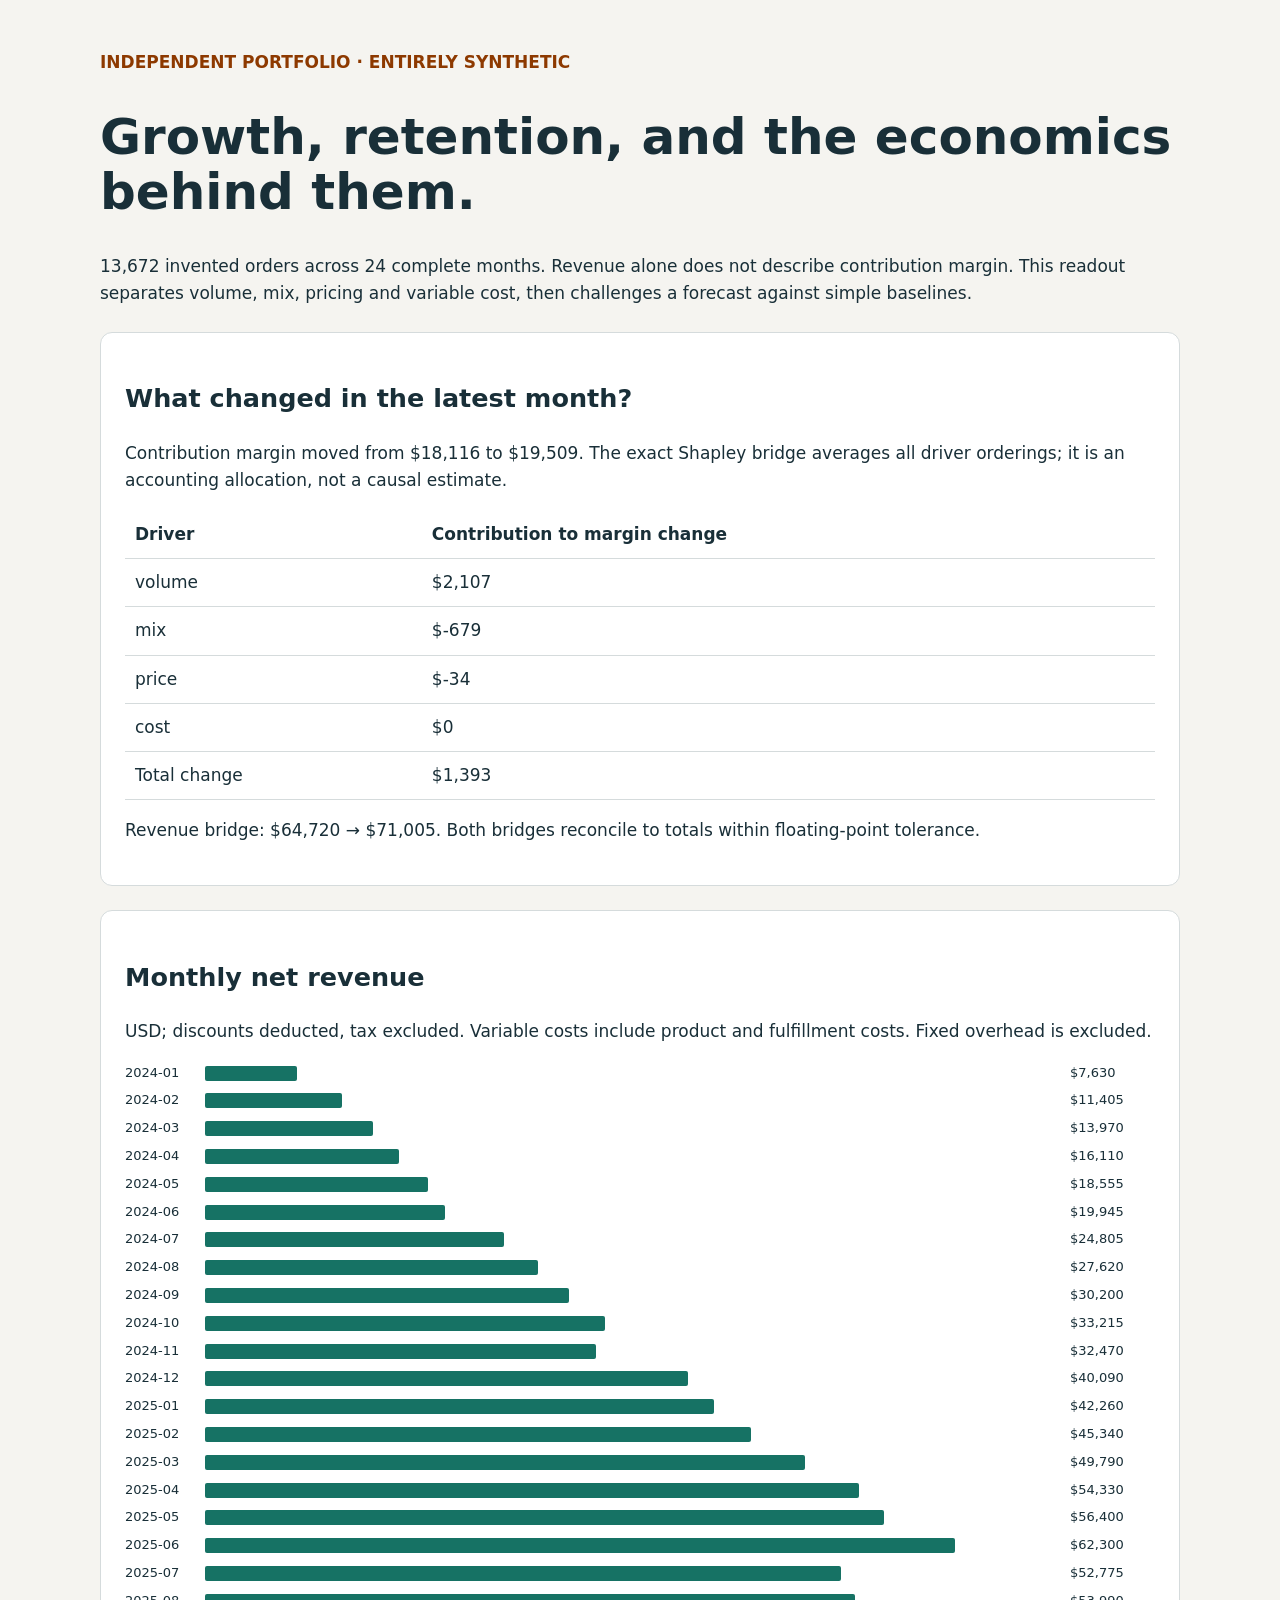
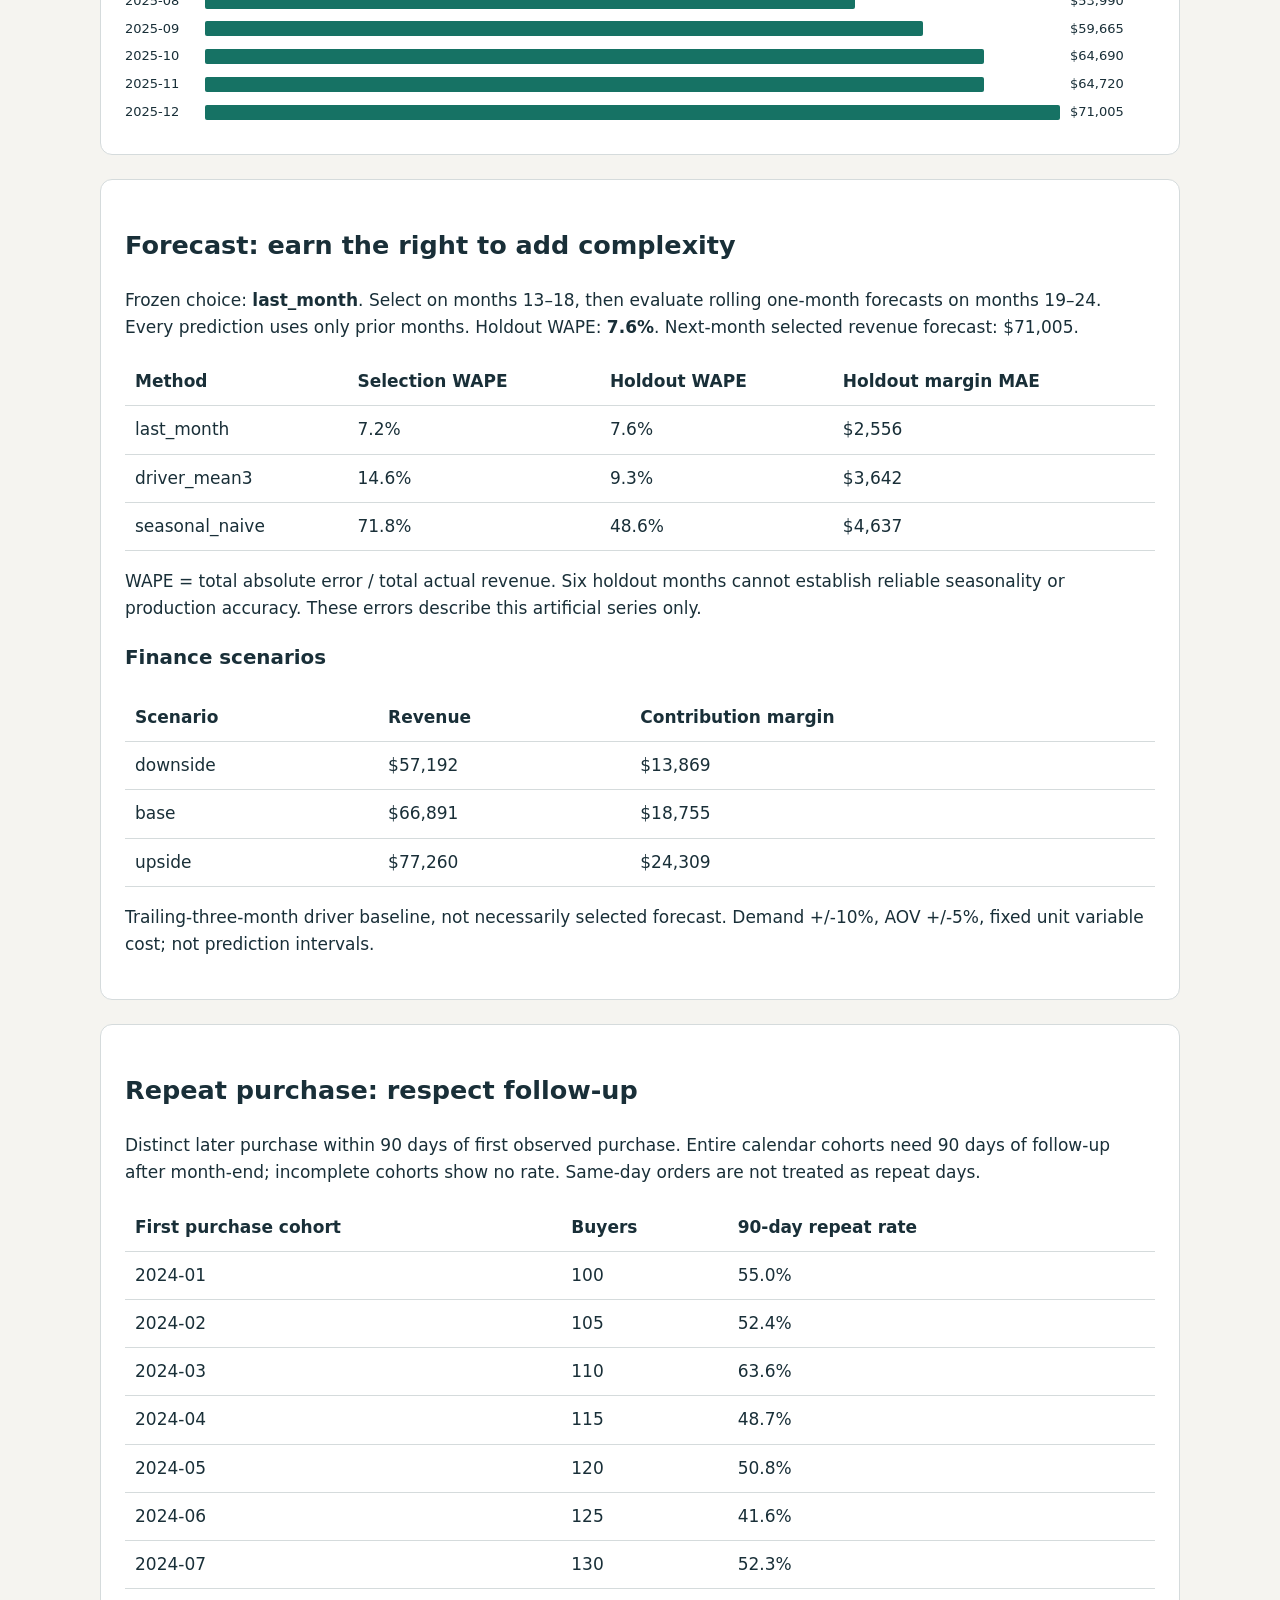
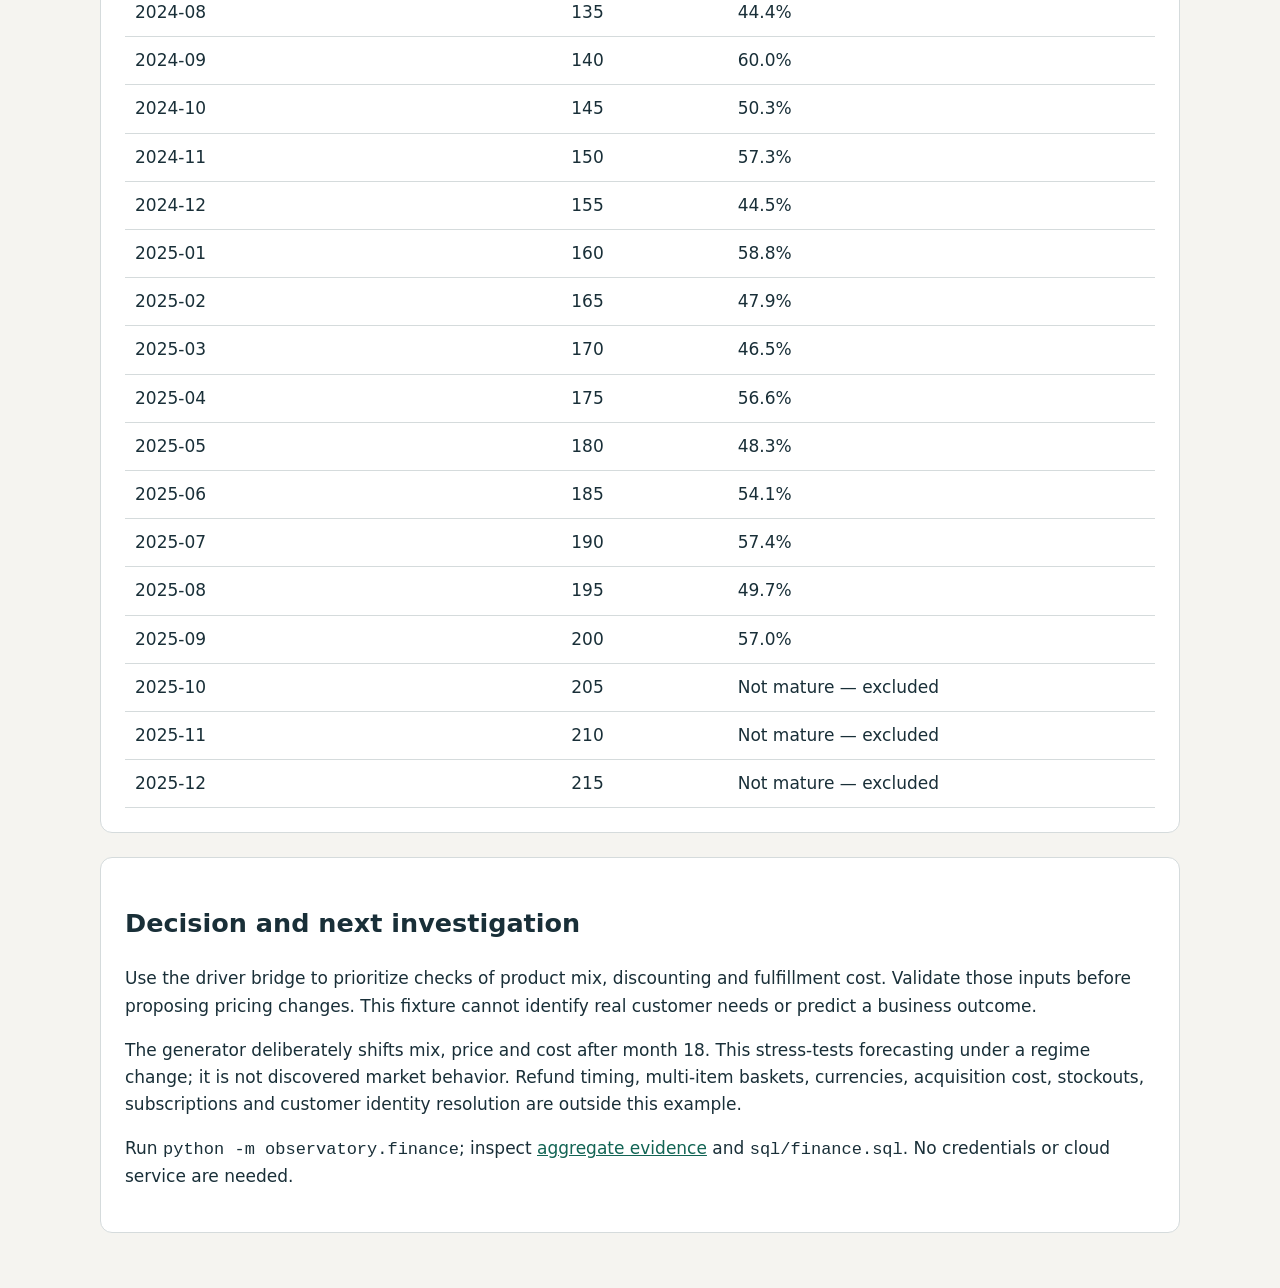
<file: outputs/finance/index.html>
<!doctype html><html lang="en"><meta charset="utf-8"><meta name="viewport" content="width=device-width,initial-scale=1">
<title>Revenue & margin observatory</title><style>body{background:#f5f4f0;color:#192f38;font:17px/1.6 system-ui;margin:0}main{max-width:1080px;margin:auto;padding:32px 20px}h1{font-size:clamp(32px,5vw,50px);line-height:1.1}.label{font-weight:750;color:#8d3900}section{background:white;padding:24px;margin:24px 0;border:1px solid #d5dbdc;border-radius:12px}table{width:100%;border-collapse:collapse;text-align:left}td,th{padding:10px;border-bottom:1px solid #d5dbdc}.scroll{overflow:auto}.barrow{display:grid;grid-template-columns:70px 1fr 85px;align-items:center;gap:10px;font-size:13px;margin:7px 0}.bar{height:15px;background:#167264;border-radius:2px}a{color:#126454}code{overflow-wrap:anywhere}</style>
<main><p class="label">INDEPENDENT PORTFOLIO · ENTIRELY SYNTHETIC</p><h1>Growth, retention, and the economics behind them.</h1>
<p>13,672 invented orders across 24 complete months. Revenue alone does not describe contribution margin. This readout separates volume, mix, pricing and variable cost, then challenges a forecast against simple baselines.</p>
<section><h2>What changed in the latest month?</h2><p>Contribution margin moved from $18,116 to $19,509. The exact Shapley bridge averages all driver orderings; it is an accounting allocation, not a causal estimate.</p><div class="scroll"><table><thead><tr><th>Driver</th><th>Contribution to margin change</th></tr></thead><tbody><tr><td>volume</td><td>$2,107</td></tr><tr><td>mix</td><td>$-679</td></tr><tr><td>price</td><td>$-34</td></tr><tr><td>cost</td><td>$0</td></tr><tr><td>Total change</td><td>$1,393</td></tr></tbody></table></div><p>Revenue bridge: $64,720 → $71,005. Both bridges reconcile to totals within floating-point tolerance.</p></section>
<section><h2>Monthly net revenue</h2><p>USD; discounts deducted, tax excluded. Variable costs include product and fulfillment costs. Fixed overhead is excluded.</p><div role="img" aria-label="24 monthly synthetic revenue bars with labeled dollar amounts"><div class="barrow"><span>2024-01</span><div class="bar" style="width:10.75%"></div><span>$7,630</span></div><div class="barrow"><span>2024-02</span><div class="bar" style="width:16.06%"></div><span>$11,405</span></div><div class="barrow"><span>2024-03</span><div class="bar" style="width:19.67%"></div><span>$13,970</span></div><div class="barrow"><span>2024-04</span><div class="bar" style="width:22.69%"></div><span>$16,110</span></div><div class="barrow"><span>2024-05</span><div class="bar" style="width:26.13%"></div><span>$18,555</span></div><div class="barrow"><span>2024-06</span><div class="bar" style="width:28.09%"></div><span>$19,945</span></div><div class="barrow"><span>2024-07</span><div class="bar" style="width:34.93%"></div><span>$24,805</span></div><div class="barrow"><span>2024-08</span><div class="bar" style="width:38.90%"></div><span>$27,620</span></div><div class="barrow"><span>2024-09</span><div class="bar" style="width:42.53%"></div><span>$30,200</span></div><div class="barrow"><span>2024-10</span><div class="bar" style="width:46.78%"></div><span>$33,215</span></div><div class="barrow"><span>2024-11</span><div class="bar" style="width:45.73%"></div><span>$32,470</span></div><div class="barrow"><span>2024-12</span><div class="bar" style="width:56.46%"></div><span>$40,090</span></div><div class="barrow"><span>2025-01</span><div class="bar" style="width:59.52%"></div><span>$42,260</span></div><div class="barrow"><span>2025-02</span><div class="bar" style="width:63.85%"></div><span>$45,340</span></div><div class="barrow"><span>2025-03</span><div class="bar" style="width:70.12%"></div><span>$49,790</span></div><div class="barrow"><span>2025-04</span><div class="bar" style="width:76.52%"></div><span>$54,330</span></div><div class="barrow"><span>2025-05</span><div class="bar" style="width:79.43%"></div><span>$56,400</span></div><div class="barrow"><span>2025-06</span><div class="bar" style="width:87.74%"></div><span>$62,300</span></div><div class="barrow"><span>2025-07</span><div class="bar" style="width:74.33%"></div><span>$52,775</span></div><div class="barrow"><span>2025-08</span><div class="bar" style="width:76.04%"></div><span>$53,990</span></div><div class="barrow"><span>2025-09</span><div class="bar" style="width:84.03%"></div><span>$59,665</span></div><div class="barrow"><span>2025-10</span><div class="bar" style="width:91.11%"></div><span>$64,690</span></div><div class="barrow"><span>2025-11</span><div class="bar" style="width:91.15%"></div><span>$64,720</span></div><div class="barrow"><span>2025-12</span><div class="bar" style="width:100.00%"></div><span>$71,005</span></div></div></section>
<section><h2>Forecast: earn the right to add complexity</h2><p>Frozen choice: <strong>last_month</strong>. Select on months 13–18, then evaluate rolling one-month forecasts on months 19–24. Every prediction uses only prior months. Holdout WAPE: <strong>7.6%</strong>. Next-month selected revenue forecast: $71,005.</p><div class="scroll"><table><thead><tr><th>Method</th><th>Selection WAPE</th><th>Holdout WAPE</th><th>Holdout margin MAE</th></tr></thead><tbody><tr><td>last_month</td><td>7.2%</td><td>7.6%</td><td>$2,556</td></tr><tr><td>driver_mean3</td><td>14.6%</td><td>9.3%</td><td>$3,642</td></tr><tr><td>seasonal_naive</td><td>71.8%</td><td>48.6%</td><td>$4,637</td></tr></tbody></table></div><p>WAPE = total absolute error / total actual revenue. Six holdout months cannot establish reliable seasonality or production accuracy. These errors describe this artificial series only.</p><h3>Finance scenarios</h3><div class="scroll"><table><thead><tr><th>Scenario</th><th>Revenue</th><th>Contribution margin</th></tr></thead><tbody><tr><td>downside</td><td>$57,192</td><td>$13,869</td></tr><tr><td>base</td><td>$66,891</td><td>$18,755</td></tr><tr><td>upside</td><td>$77,260</td><td>$24,309</td></tr></tbody></table></div><p>Trailing-three-month driver baseline, not necessarily selected forecast. Demand +/-10%, AOV +/-5%, fixed unit variable cost; not prediction intervals.</p></section>
<section><h2>Repeat purchase: respect follow-up</h2><p>Distinct later purchase within 90 days of first observed purchase. Entire calendar cohorts need 90 days of follow-up after month-end; incomplete cohorts show no rate. Same-day orders are not treated as repeat days.</p><div class="scroll"><table><thead><tr><th>First purchase cohort</th><th>Buyers</th><th>90-day repeat rate</th></tr></thead><tbody><tr><td>2024-01</td><td>100</td><td>55.0%</td></tr><tr><td>2024-02</td><td>105</td><td>52.4%</td></tr><tr><td>2024-03</td><td>110</td><td>63.6%</td></tr><tr><td>2024-04</td><td>115</td><td>48.7%</td></tr><tr><td>2024-05</td><td>120</td><td>50.8%</td></tr><tr><td>2024-06</td><td>125</td><td>41.6%</td></tr><tr><td>2024-07</td><td>130</td><td>52.3%</td></tr><tr><td>2024-08</td><td>135</td><td>44.4%</td></tr><tr><td>2024-09</td><td>140</td><td>60.0%</td></tr><tr><td>2024-10</td><td>145</td><td>50.3%</td></tr><tr><td>2024-11</td><td>150</td><td>57.3%</td></tr><tr><td>2024-12</td><td>155</td><td>44.5%</td></tr><tr><td>2025-01</td><td>160</td><td>58.8%</td></tr><tr><td>2025-02</td><td>165</td><td>47.9%</td></tr><tr><td>2025-03</td><td>170</td><td>46.5%</td></tr><tr><td>2025-04</td><td>175</td><td>56.6%</td></tr><tr><td>2025-05</td><td>180</td><td>48.3%</td></tr><tr><td>2025-06</td><td>185</td><td>54.1%</td></tr><tr><td>2025-07</td><td>190</td><td>57.4%</td></tr><tr><td>2025-08</td><td>195</td><td>49.7%</td></tr><tr><td>2025-09</td><td>200</td><td>57.0%</td></tr><tr><td>2025-10</td><td>205</td><td>Not mature — excluded</td></tr><tr><td>2025-11</td><td>210</td><td>Not mature — excluded</td></tr><tr><td>2025-12</td><td>215</td><td>Not mature — excluded</td></tr></tbody></table></div></section>
<section><h2>Decision and next investigation</h2><p>Use the driver bridge to prioritize checks of product mix, discounting and fulfillment cost. Validate those inputs before proposing pricing changes. This fixture cannot identify real customer needs or predict a business outcome.</p><p>The generator deliberately shifts mix, price and cost after month 18. This stress-tests forecasting under a regime change; it is not discovered market behavior. Refund timing, multi-item baskets, currencies, acquisition cost, stockouts, subscriptions and customer identity resolution are outside this example.</p><p>Run <code>python -m observatory.finance</code>; inspect <a href="results.json">aggregate evidence</a> and <code>sql/finance.sql</code>. No credentials or cloud service are needed.</p></section></main></html>
</file>
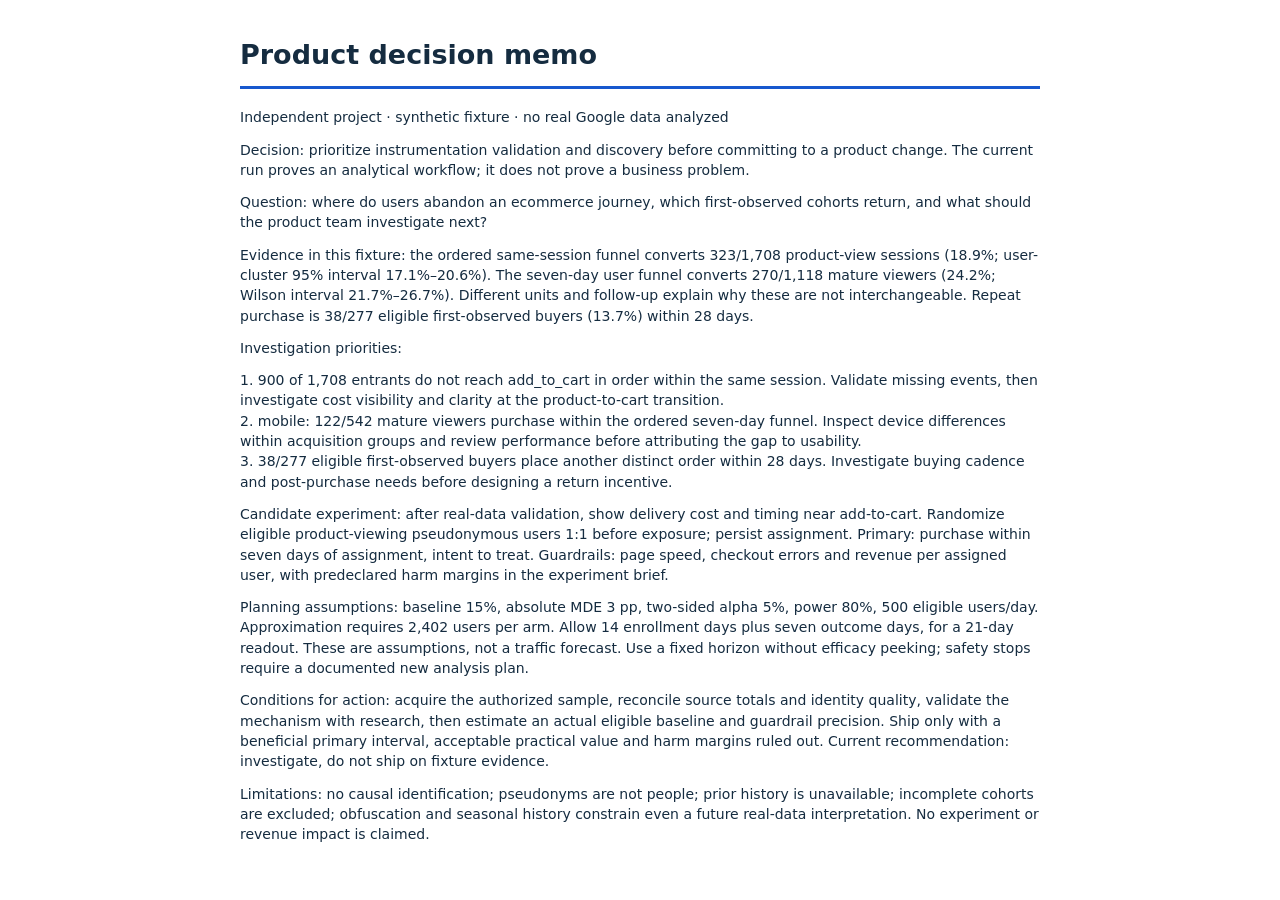
<file: docs/decision-memo.html>
<!doctype html><html lang="en"><meta charset="utf-8"><title>Product decision memo</title><style>@page{size:A4;margin:15mm}body{font:14px/1.45 system-ui;color:#152c40;max-width:800px;margin:35px auto;padding:0 20px}h1{font-size:27px;border-bottom:3px solid #1758ce;padding-bottom:12px}p{margin:12px 0;white-space:pre-line}@media print{body{font:10pt/1.35 system-ui;margin:0;padding:0;max-width:none}h1{font-size:19pt}p{margin:8pt 0}}</style><h1>Product decision memo</h1><p>Independent project · synthetic fixture · no real Google data analyzed</p><p>Decision: prioritize instrumentation validation and discovery before committing to a product change. The current run proves an analytical workflow; it does not prove a business problem.</p><p>Question: where do users abandon an ecommerce journey, which first-observed cohorts return, and what should the product team investigate next?</p><p>Evidence in this fixture: the ordered same-session funnel converts 323/1,708 product-view sessions (18.9%; user-cluster 95% interval 17.1%–20.6%). The seven-day user funnel converts 270/1,118 mature viewers (24.2%; Wilson interval 21.7%–26.7%). Different units and follow-up explain why these are not interchangeable. Repeat purchase is 38/277 eligible first-observed buyers (13.7%) within 28 days.</p><p>Investigation priorities:</p><p>1. 900 of 1,708 entrants do not reach add_to_cart in order within the same session. Validate missing events, then investigate cost visibility and clarity at the product-to-cart transition.
2. mobile: 122/542 mature viewers purchase within the ordered seven-day funnel. Inspect device differences within acquisition groups and review performance before attributing the gap to usability.
3. 38/277 eligible first-observed buyers place another distinct order within 28 days. Investigate buying cadence and post-purchase needs before designing a return incentive.</p><p>Candidate experiment: after real-data validation, show delivery cost and timing near add-to-cart. Randomize eligible product-viewing pseudonymous users 1:1 before exposure; persist assignment. Primary: purchase within seven days of assignment, intent to treat. Guardrails: page speed, checkout errors and revenue per assigned user, with predeclared harm margins in the experiment brief.</p><p>Planning assumptions: baseline 15%, absolute MDE 3 pp, two-sided alpha 5%, power 80%, 500 eligible users/day. Approximation requires 2,402 users per arm. Allow 14 enrollment days plus seven outcome days, for a 21-day readout. These are assumptions, not a traffic forecast. Use a fixed horizon without efficacy peeking; safety stops require a documented new analysis plan.</p><p>Conditions for action: acquire the authorized sample, reconcile source totals and identity quality, validate the mechanism with research, then estimate an actual eligible baseline and guardrail precision. Ship only with a beneficial primary interval, acceptable practical value and harm margins ruled out. Current recommendation: investigate, do not ship on fixture evidence.</p><p>Limitations: no causal identification; pseudonyms are not people; prior history is unavailable; incomplete cohorts are excluded; obfuscation and seasonal history constrain even a future real-data interpretation. No experiment or revenue impact is claimed.
</p></html>
</file>
